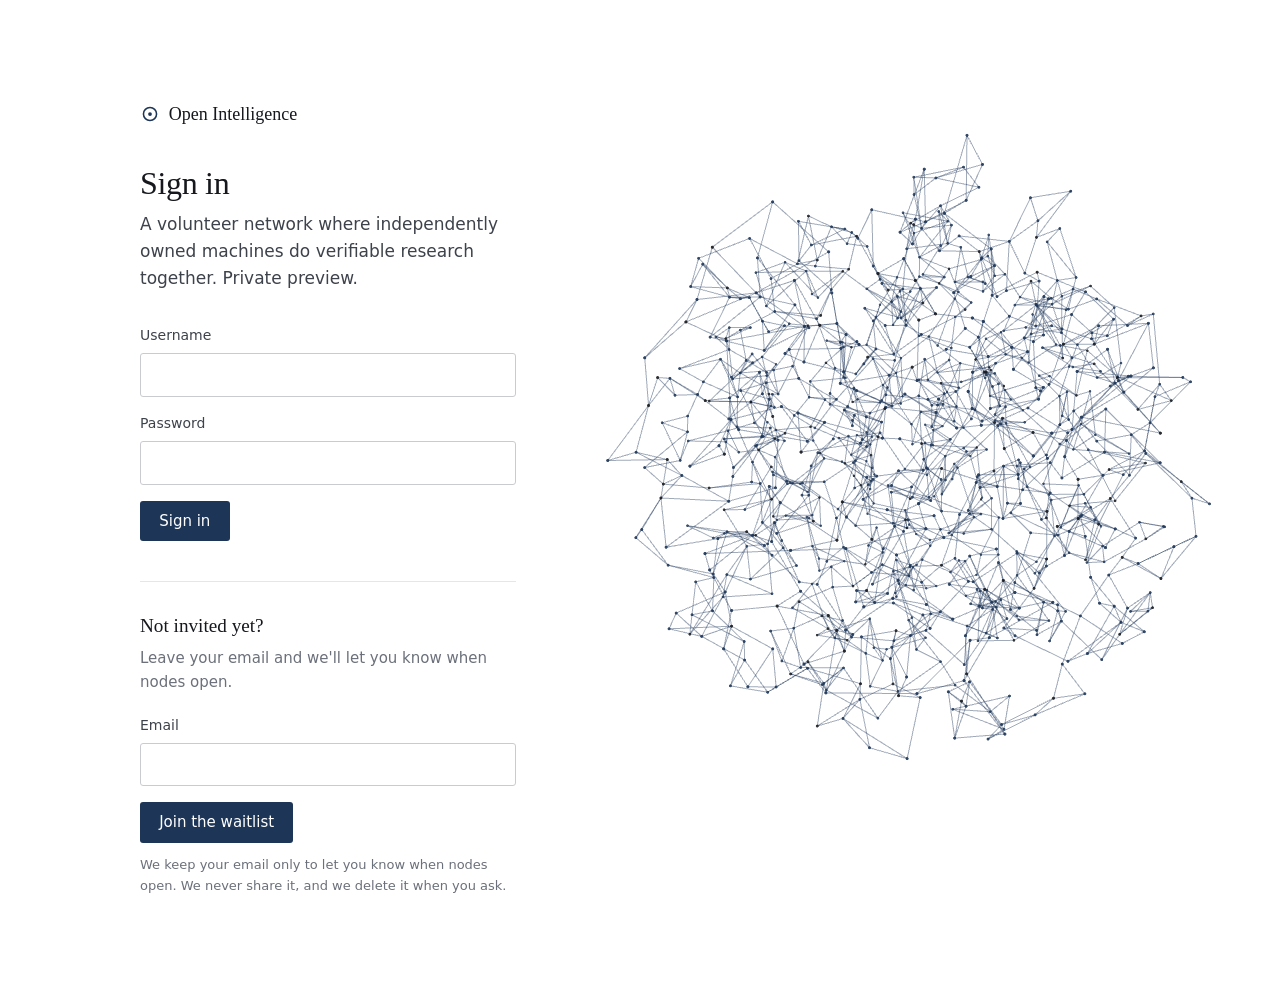
<file: login.html>
<!doctype html>
<html lang="en">
<head>
  <meta charset="utf-8">
  <meta name="viewport" content="width=device-width, initial-scale=1">
  <meta name="robots" content="noindex, nofollow">
  <title>Open Intelligence — sign in</title>
  <link rel="icon" href="/favicon.svg" type="image/svg+xml">
  <style>
    /* Self-contained: styles.css sits behind the login gate. Same tokens as the site. */
    :root {
      --ink: #16181d; --ink-2: #3d424b; --ink-3: #6b707a; --rule: #e6e6e3;
      --accent: #1d3557;
      --serif: ui-serif, "Iowan Old Style", "Charter", "Palatino Linotype", Palatino, Georgia, "Times New Roman", serif;
      --sans: system-ui, -apple-system, "Segoe UI", Roboto, "Helvetica Neue", Arial, sans-serif;
    }
    *, *::before, *::after { box-sizing: border-box; }
    html { -webkit-text-size-adjust: 100%; }
    body { margin: 0; background: #fff; color: var(--ink); font: 400 1.0625rem/1.6 var(--sans); -webkit-font-smoothing: antialiased; }
    /* The card sits on near-opaque white above the swarm canvas (z-index -1). */
    main {
      position: relative; z-index: 1; max-width: 26rem; margin: clamp(1.5rem, 8vh, 5rem) auto 3rem;
      padding: 2rem 1.25rem 2.5rem; width: calc(100% - 2rem);
      background: rgba(255, 255, 255, 0.94); box-shadow: 0 0 0 0.6rem rgba(255, 255, 255, 0.94);
    }
    /* Swarm (swarm.js, data-mode="idle"): full-bleed at low opacity behind the card; on wide
       screens the card moves to the site's left text edge and swarm.js adds .swarm-side and
       places the canvas right of it. */
    .swarm { position: fixed; top: 0; left: 0; z-index: -1; width: 100%; height: 100vh; height: 100lvh; pointer-events: none; opacity: 0.35; }
    .swarm-side .swarm { opacity: 1; }
    .swarm[hidden] { display: none; }
    @media (min-width: 1100px) { main { margin-left: max(40px, 50vw - 520px); } }
    .wordmark { display: inline-flex; align-items: center; gap: 0.55rem; font: 500 1.125rem/1 var(--serif); color: var(--ink); }
    .wordmark svg { width: 20px; height: 20px; flex: none; }
    h1 { font: 500 clamp(1.6rem, 6vw, 2rem)/1.2 var(--serif); letter-spacing: -0.01em; margin: 2rem 0 0.5rem; }
    .lede { color: var(--ink-2); margin: 0 0 2rem; }
    form { display: grid; gap: 0.4rem; }
    label { font-size: 0.875rem; color: var(--ink-2); }
    input { font: 400 1rem/1.4 var(--sans); color: var(--ink); padding: 0.6rem 0.75rem; margin: 0 0 0.6rem; border: 1px solid #c9cbd0; border-radius: 3px; background: #fff; width: 100%; }
    input:focus { outline: 2px solid var(--accent); outline-offset: 1px; border-color: var(--accent); }
    button { justify-self: start; font: 500 0.9375rem/1 var(--sans); background: var(--accent); color: #fff; border: 0; border-radius: 3px; padding: 0.8rem 1.2rem; cursor: pointer; }
    button[disabled] { opacity: 0.6; cursor: default; }
    button:focus-visible { outline: 2px solid var(--accent); outline-offset: 3px; }
    hr { border: 0; border-top: 1px solid var(--rule); margin: 2.5rem 0 2rem; }
    h2 { font: 500 1.2rem/1.3 var(--serif); margin: 0 0 0.4rem; }
    .muted { color: var(--ink-3); font-size: 0.9375rem; margin: 0 0 1.25rem; }
    .hp { position: absolute; left: -10000px; width: 1px; height: 1px; overflow: hidden; }
    .consent, .status { font-size: 0.8125rem; color: var(--ink-3); margin: 0.4rem 0 0; }
    .status:empty { display: none; }
    .status.ok { color: #2f6b4f; }
    .status.err { color: #9b2c2c; }
  </style>
</head>
<body>
  <canvas id="swarm" class="swarm" data-mode="idle" data-text="main" aria-hidden="true"></canvas>
  <main>
    <span class="wordmark">
      <svg viewBox="0 0 32 32" aria-hidden="true"><circle cx="16" cy="16" r="10.5" fill="none" stroke="#1d3557" stroke-width="2.5"/><circle cx="16" cy="16" r="3" fill="#1d3557"/></svg>
      Open Intelligence
    </span>
    <h1>Sign in</h1>
    <p class="lede">A volunteer network where independently owned machines do verifiable research together. Private preview.</p>

    <form id="login" novalidate>
      <label for="username">Username</label>
      <input id="username" name="username" type="text" required autocomplete="username" autocapitalize="none" spellcheck="false" maxlength="64">
      <label for="password">Password</label>
      <input id="password" name="password" type="password" required autocomplete="current-password" maxlength="256">
      <button type="submit">Sign in</button>
      <p class="status" role="status" aria-live="polite"></p>
    </form>

    <hr>

    <h2>Not invited yet?</h2>
    <p class="muted">Leave your email and we'll let you know when nodes open.</p>
    <form id="waitlist">
      <label for="wl-email">Email</label>
      <input id="wl-email" name="email" type="email" required maxlength="254" autocomplete="email">
      <div class="hp" aria-hidden="true"><label for="wl-website">Leave this empty</label><input id="wl-website" name="website" type="text" tabindex="-1" autocomplete="off"></div>
      <button type="submit">Join the waitlist</button>
      <p class="consent">We keep your email only to let you know when nodes open. We never share it, and we delete it when you ask.</p>
      <p class="status" role="status" aria-live="polite"></p>
    </form>
  </main>
  <script>
  (function () {
    "use strict";
    function status(form, cls, text) {
      var el = form.querySelector(".status");
      el.className = "status" + (cls ? " " + cls : "");
      el.textContent = text;
    }
    function post(url, data) {
      return fetch(url, {
        method: "POST",
        headers: { "Content-Type": "application/json", Accept: "application/json" },
        body: JSON.stringify(data),
        credentials: "same-origin"
      }).then(function (r) {
        return r.json().catch(function () { return {}; }).then(function (j) { return { r: r, j: j }; });
      });
    }
    // Only same-site paths: "/x" but never "//host" or "/\host".
    function nextPath() {
      var n = new URLSearchParams(location.search).get("next") || "/";
      return /^\/(?![\/\\])/.test(n) ? n : "/";
    }

    var login = document.getElementById("login");
    login.addEventListener("submit", function (e) {
      e.preventDefault();
      var btn = login.querySelector("button");
      var u = login.elements.username.value.trim(), p = login.elements.password.value;
      if (!u || !p) { status(login, "err", "Enter your username and password."); return; }
      btn.disabled = true;
      status(login, "", "Signing in…");
      post("/api/login", { username: u, password: p })
        .then(function (res) {
          if (res.r.status === 204) { status(login, "ok", "Signed in."); location.replace(nextPath()); return; }
          login.elements.password.value = "";
          status(login, "err", res.r.status === 429
            ? "Too many attempts. Please wait 15 minutes."
            : res.r.status === 401 ? "Wrong username or password." : "Sign-in is unavailable right now.");
        })
        .catch(function () { status(login, "err", "Could not reach the server. Please try again."); })
        .then(function () { btn.disabled = false; });
    });

    var ERRORS = {
      invalid_email: "That email address does not look right.",
      rate_limited: "Too many requests from this network. Please try again in an hour.",
      closed: "The waitlist is closed right now. Please try again later."
    };
    var wl = document.getElementById("waitlist");
    wl.addEventListener("submit", function (e) {
      e.preventDefault();
      var btn = wl.querySelector("button");
      btn.disabled = true;
      status(wl, "", "Sending…");
      post("/api/waitlist", { email: wl.elements.email.value.trim(), website: wl.elements.website.value })
        .then(function (res) {
          if (res.r.ok && res.j.ok) {
            wl.reset();
            status(wl, "ok", res.j.status === "already" ? "You are already on the list." : "Thanks. You are on the list.");
            return;
          }
          status(wl, "err", ERRORS[res.j.error] || "Something went wrong. Please try again later.");
        })
        .catch(function () { status(wl, "err", "Could not reach the server. Please try again later."); })
        .then(function () { btn.disabled = false; });
    });
  })();
  </script>
  <script src="/swarm.js" defer></script>
</body>
</html>
</file>
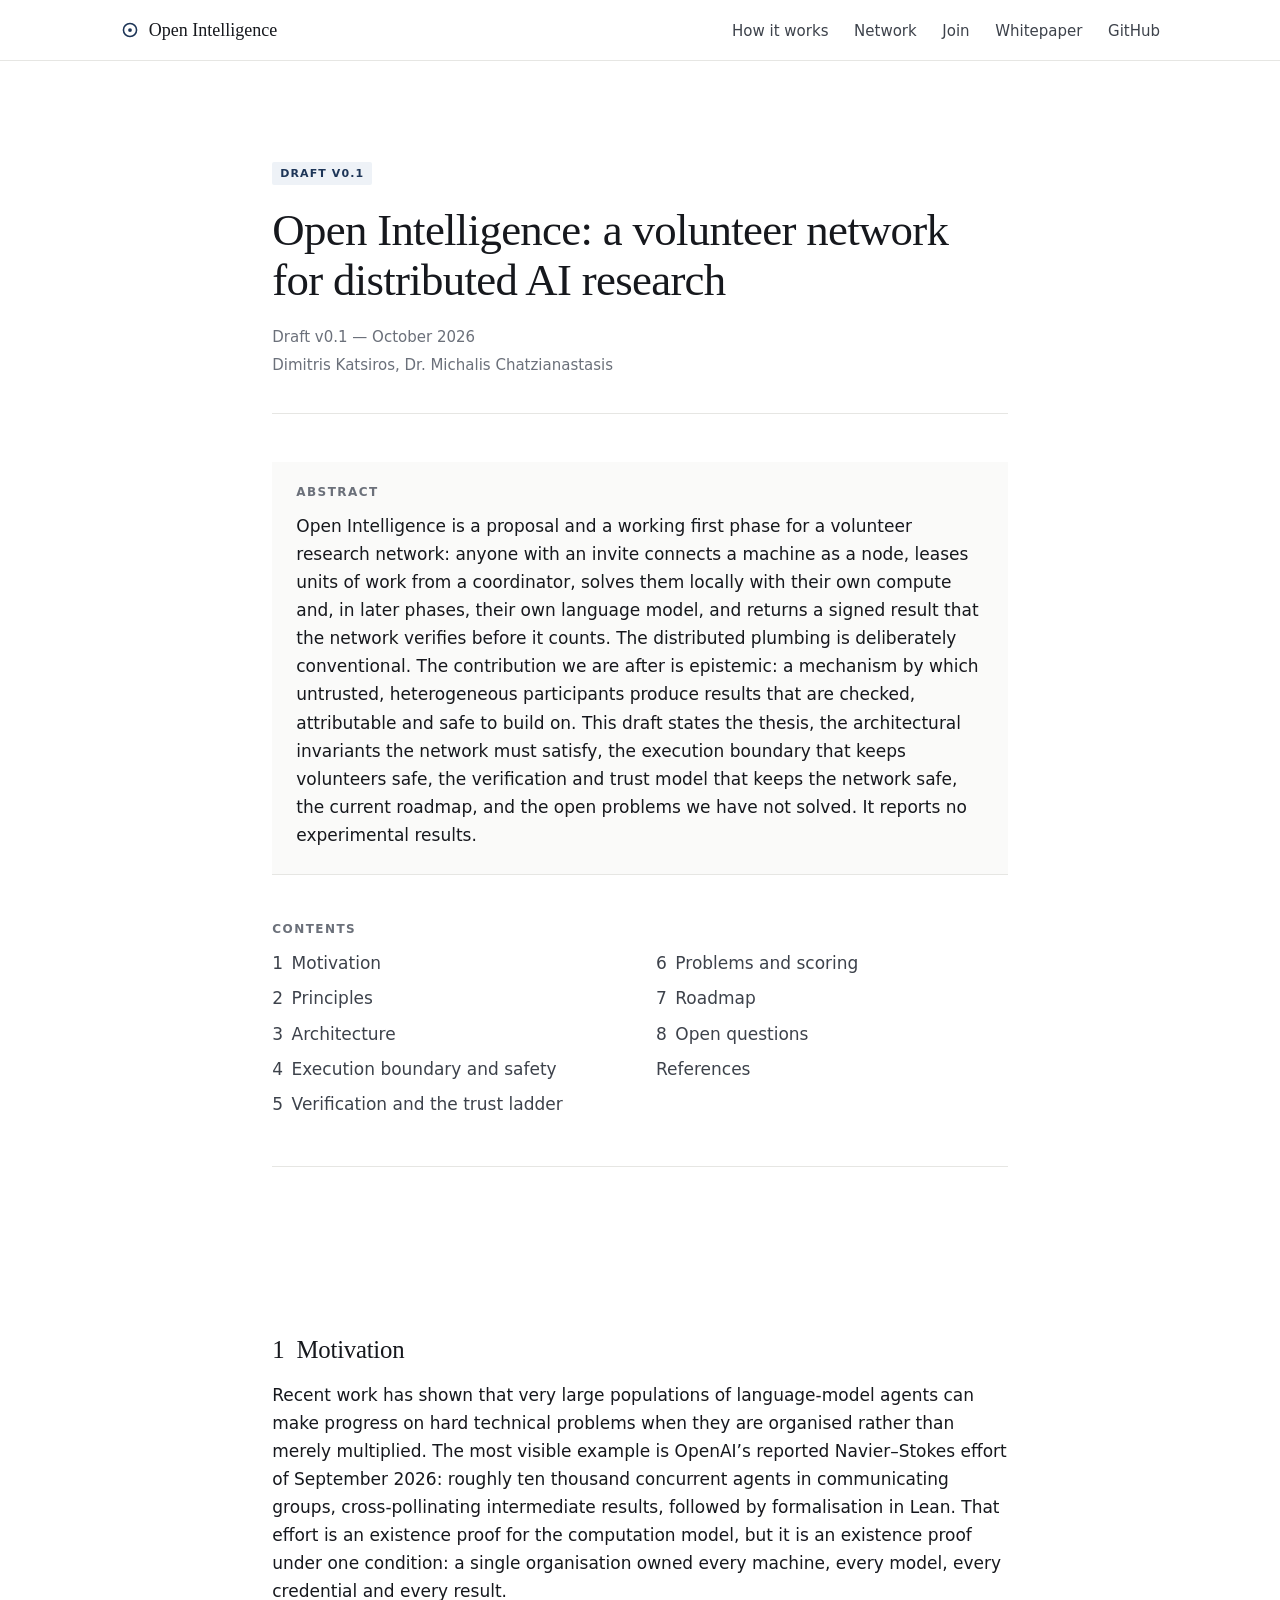
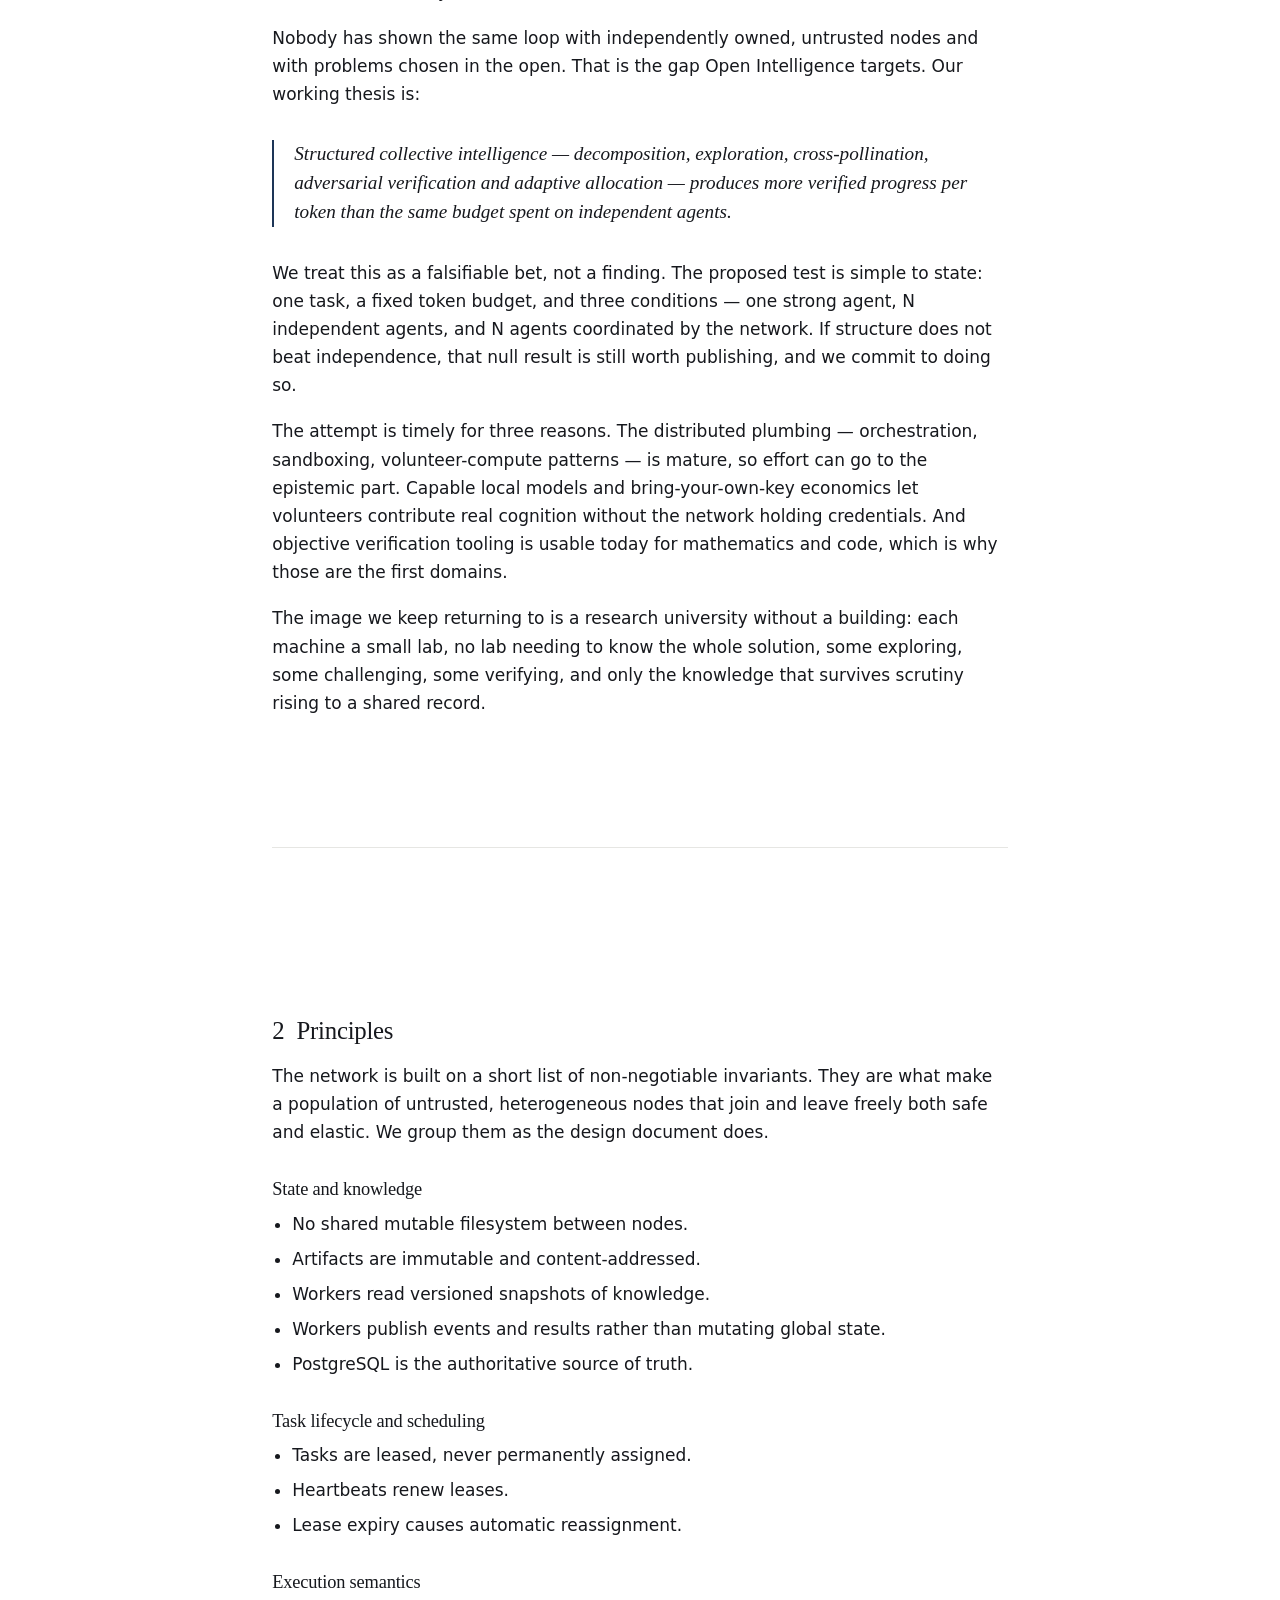
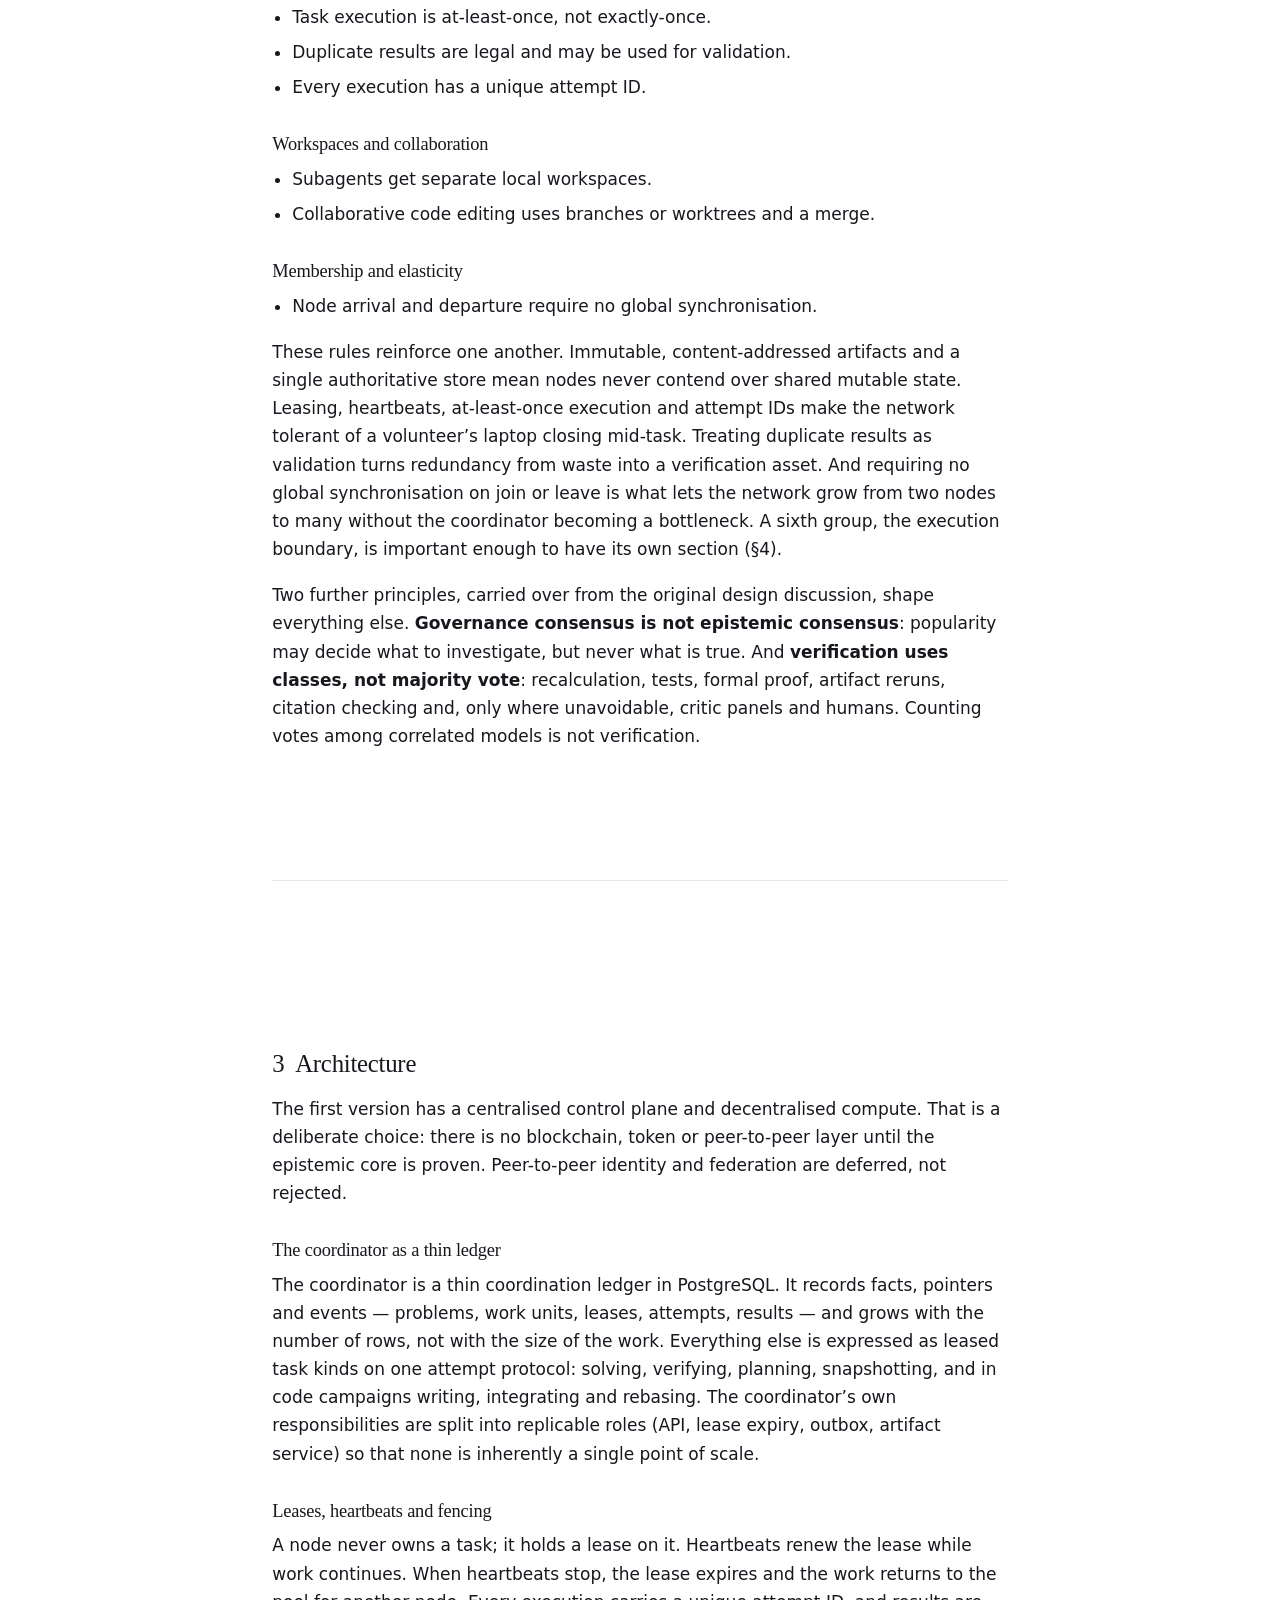
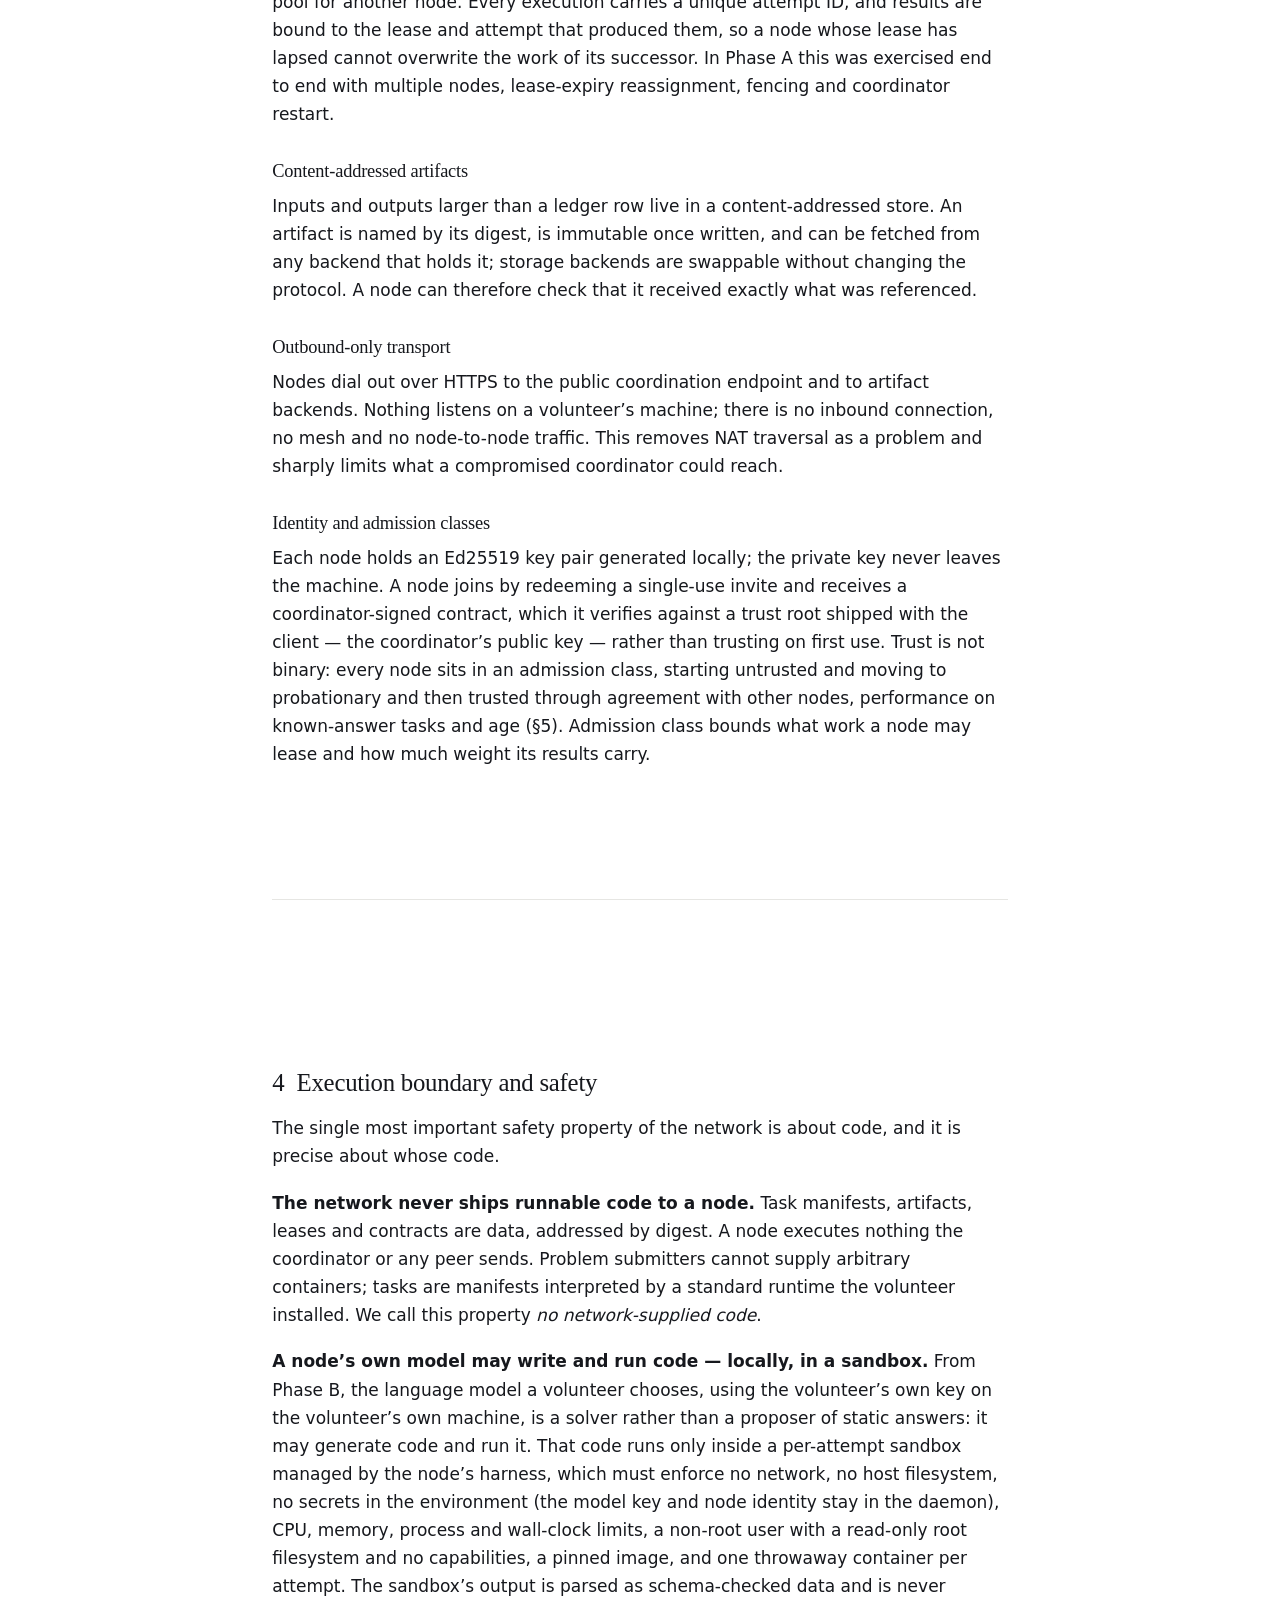
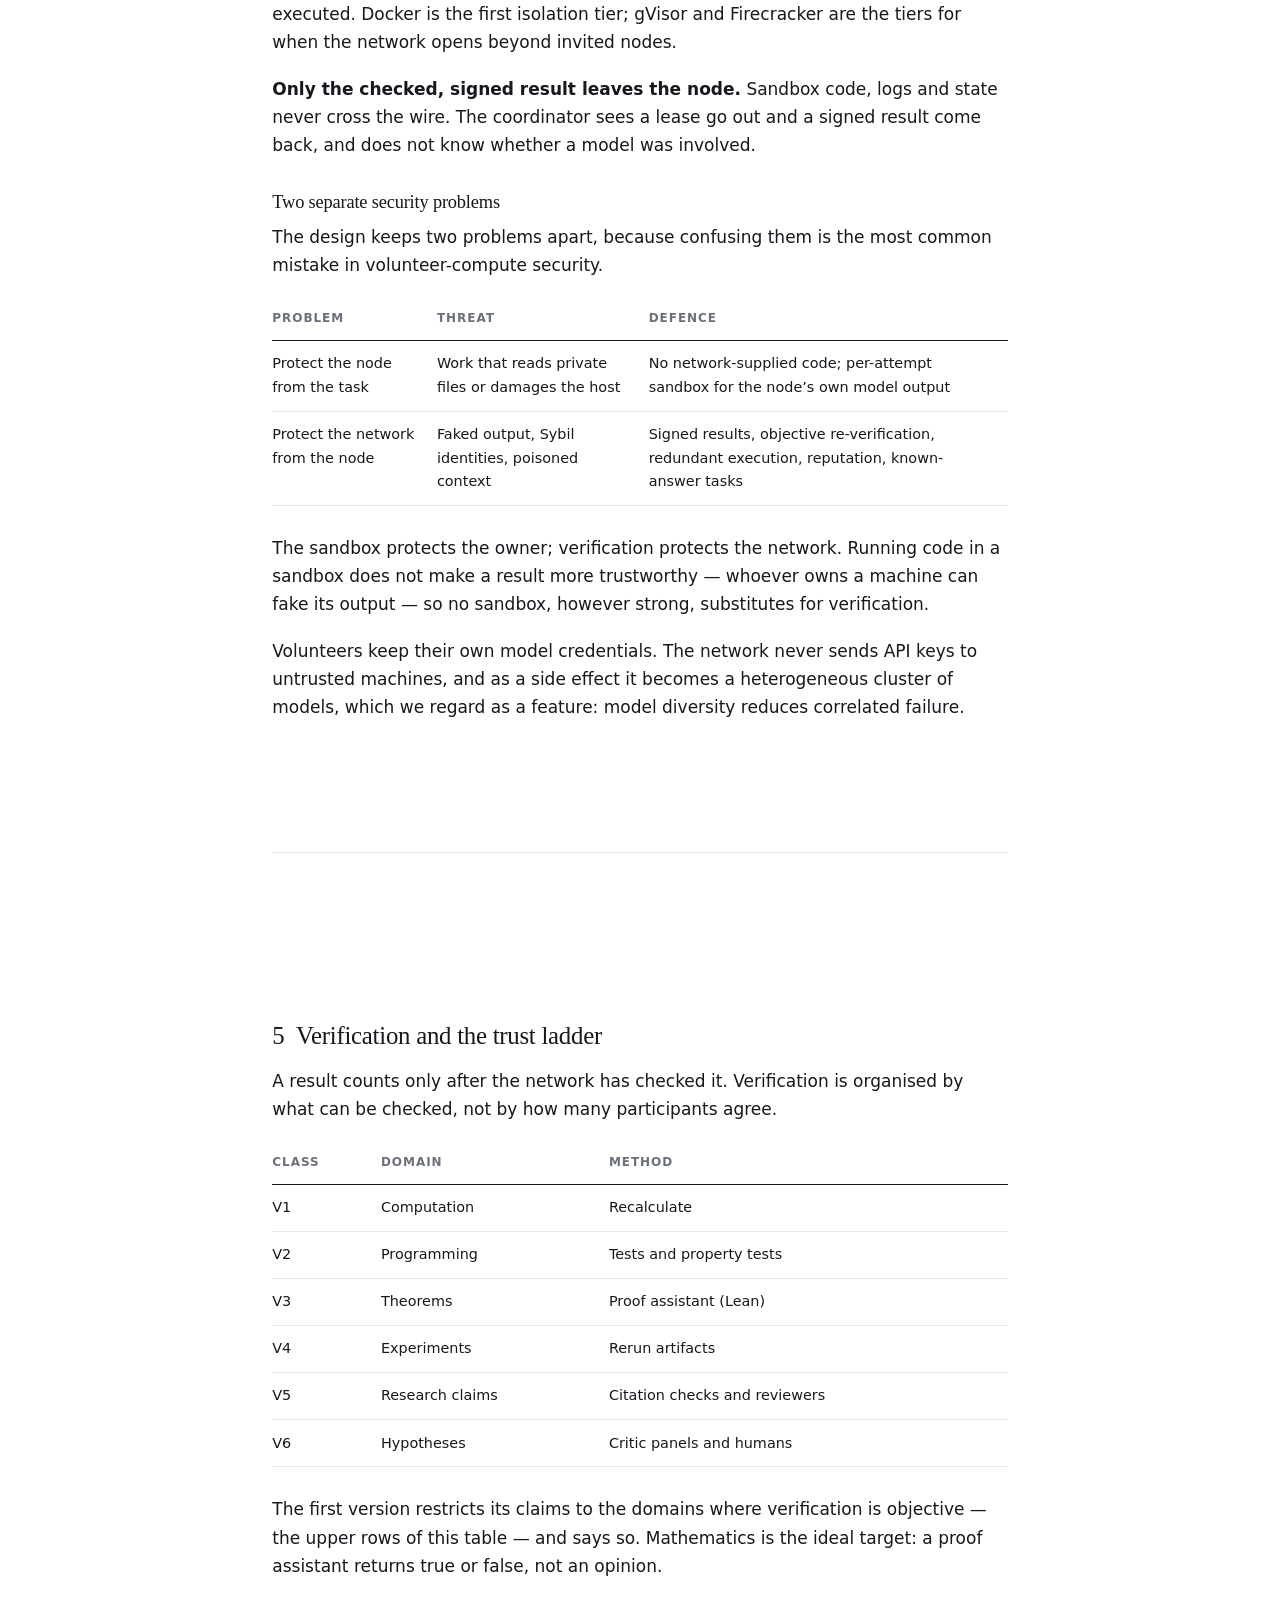
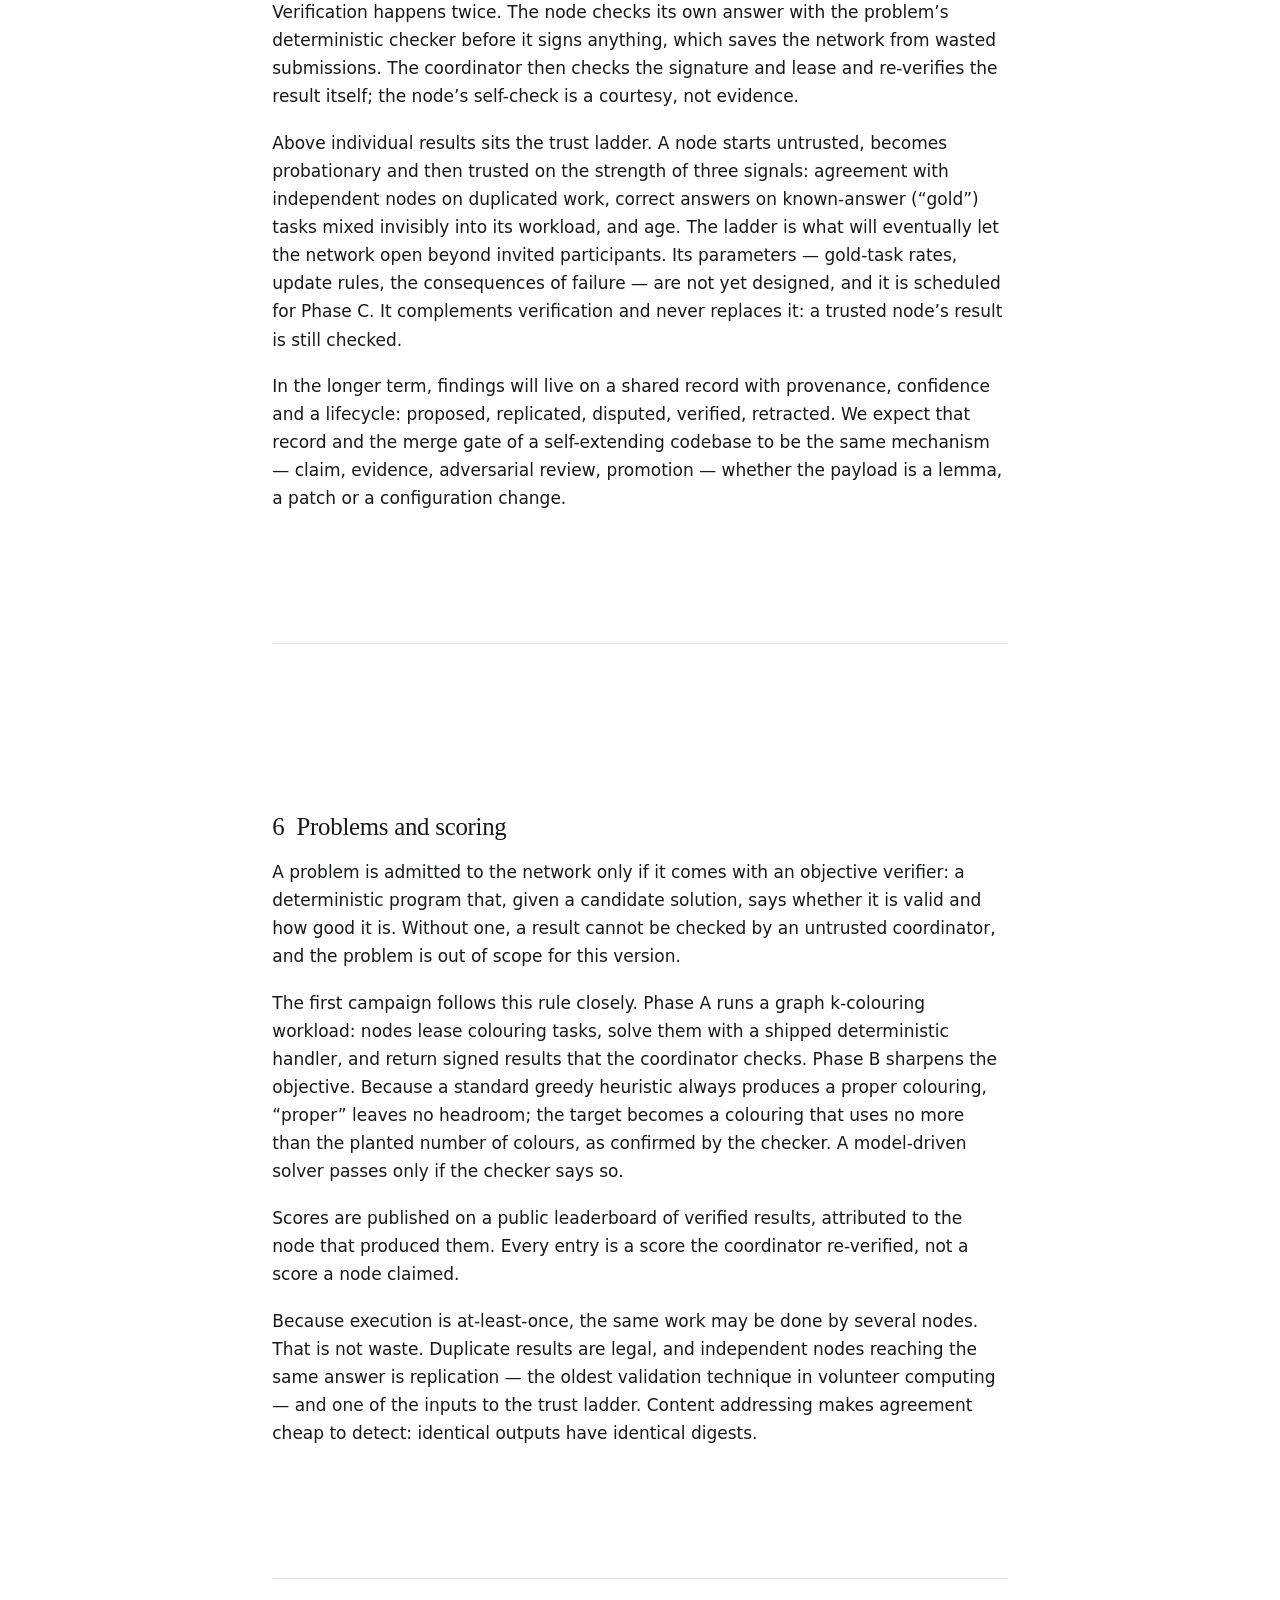
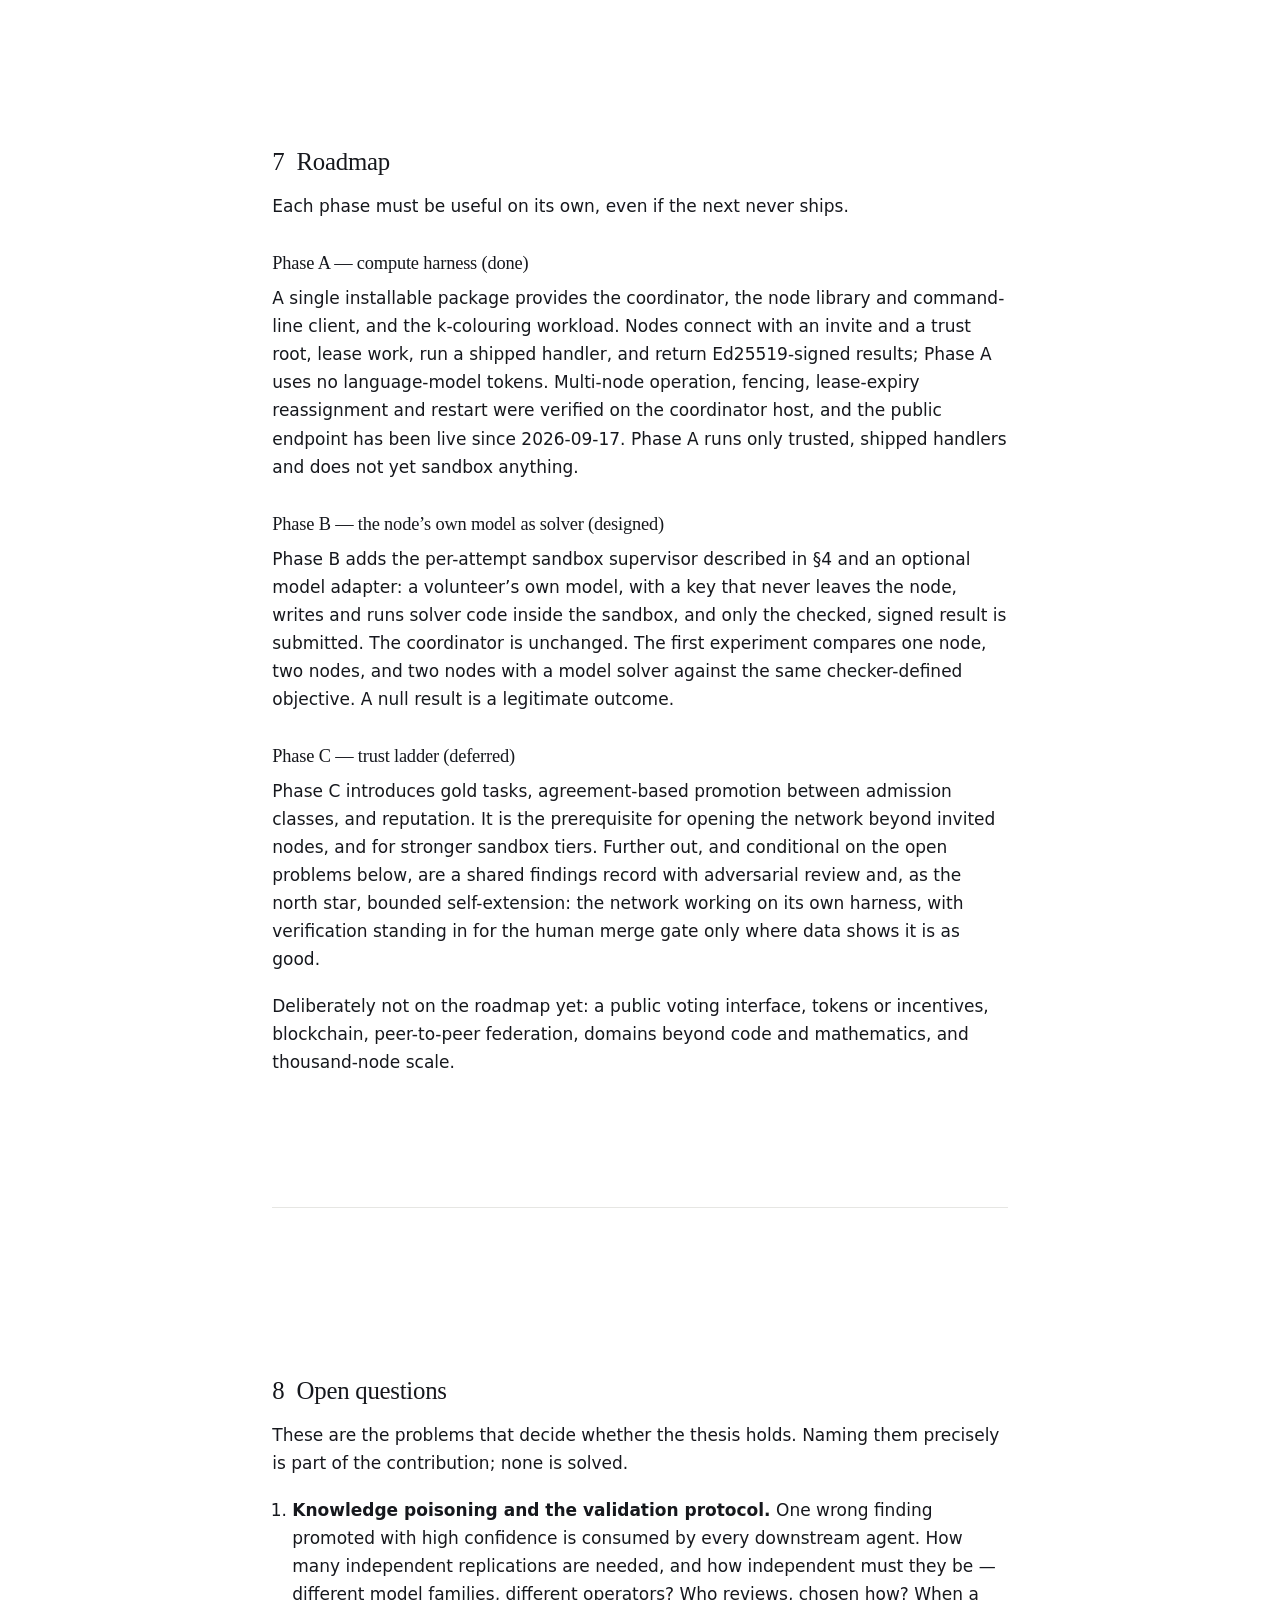
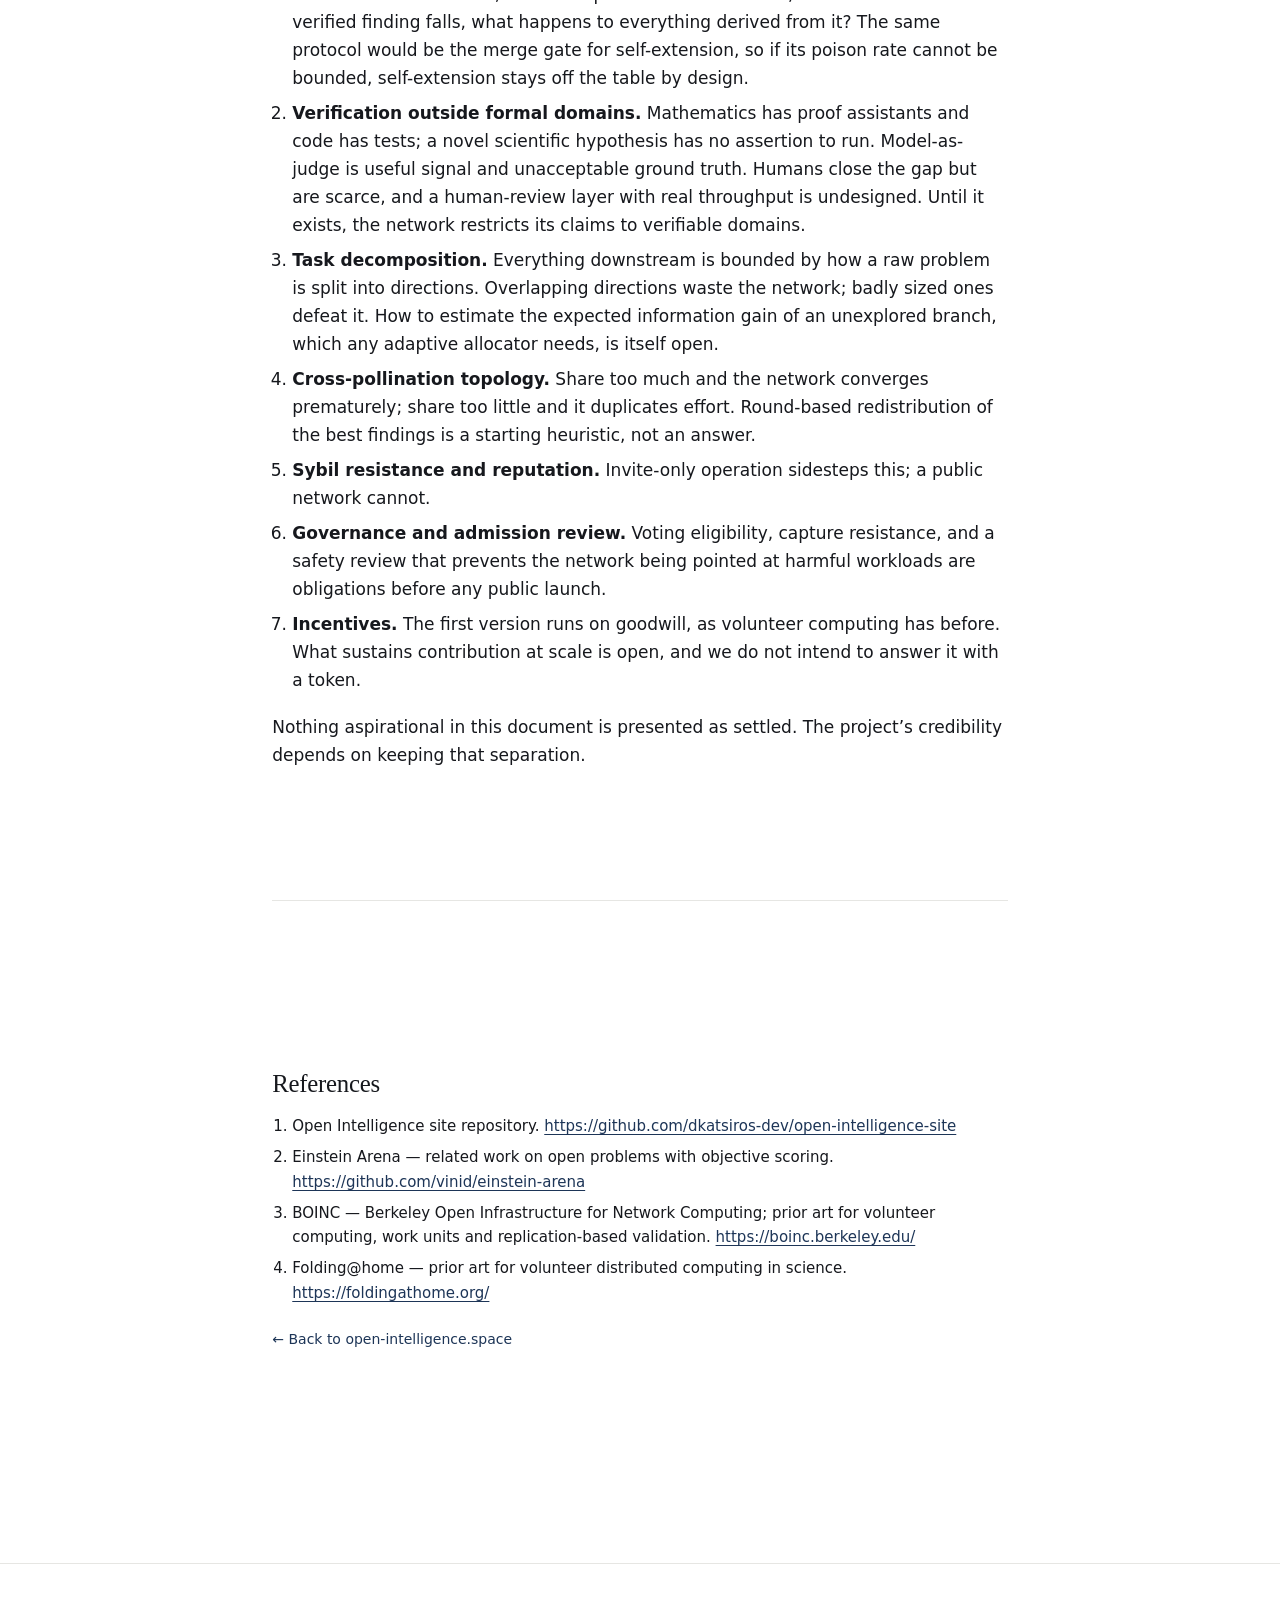
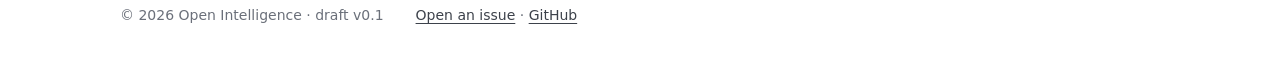
<file: whitepaper.html>
<!doctype html>
<html lang="en">
<head>
  <meta charset="utf-8">
  <meta name="viewport" content="width=device-width, initial-scale=1">
  <title>Open Intelligence: a volunteer network for distributed AI research — Draft v0.1</title>
  <meta name="description" content="Whitepaper draft v0.1: principles, architecture, execution boundary, verification and roadmap of the Open Intelligence volunteer research network.">
  <meta name="author" content="Dimitris Katsiros, Dr. Michalis Chatzianastasis">
  <link rel="icon" href="favicon.svg" type="image/svg+xml">
  <link rel="stylesheet" href="styles.css">
</head>
<body>
  <nav class="nav" aria-label="Primary">
    <div class="wrap">
      <a class="wordmark" href="./">
        <svg viewBox="0 0 32 32" aria-hidden="true"><circle cx="16" cy="16" r="10.5" fill="none" stroke="#1d3557" stroke-width="2.5"/><circle cx="16" cy="16" r="3" fill="#1d3557"/></svg>
        Open Intelligence
      </a>
      <ul>
        <li><a href="./#how">How it works</a></li>
        <li><a href="./#network">Network</a></li>
        <li><a href="./#join">Join</a></li>
        <li><a href="whitepaper.html" aria-current="page">Whitepaper</a></li>
        <li><a href="https://github.com/dkatsiros-dev/open-intelligence-site">GitHub</a></li>
      </ul>
    </div>
  </nav>

  <main>
    <article class="paper">
      <header class="title">
        <span class="draft-flag">Draft v0.1</span>
        <h1>Open Intelligence: a volunteer network for distributed AI research</h1>
        <p class="meta">Draft v0.1 &mdash; October 2026</p>
        <p class="meta">Dimitris Katsiros, Dr. Michalis Chatzianastasis</p>
      </header>

      <section class="abstract" aria-labelledby="abstract">
        <h2 id="abstract">Abstract</h2>
        <p>Open Intelligence is a proposal and a working first phase for a volunteer research network: anyone with an invite connects a machine as a node, leases units of work from a coordinator, solves them locally with their own compute and, in later phases, their own language model, and returns a signed result that the network verifies before it counts. The distributed plumbing is deliberately conventional. The contribution we are after is epistemic: a mechanism by which untrusted, heterogeneous participants produce results that are checked, attributable and safe to build on. This draft states the thesis, the architectural invariants the network must satisfy, the execution boundary that keeps volunteers safe, the verification and trust model that keeps the network safe, the current roadmap, and the open problems we have not solved. It reports no experimental results.</p>
      </section>

      <nav class="toc" aria-labelledby="toc">
        <h2 id="toc">Contents</h2>
        <ol>
          <li><a href="#motivation">1&ensp;Motivation</a></li>
          <li><a href="#principles">2&ensp;Principles</a></li>
          <li><a href="#architecture">3&ensp;Architecture</a></li>
          <li><a href="#boundary">4&ensp;Execution boundary and safety</a></li>
          <li><a href="#verification">5&ensp;Verification and the trust ladder</a></li>
          <li><a href="#scoring">6&ensp;Problems and scoring</a></li>
          <li><a href="#roadmap">7&ensp;Roadmap</a></li>
          <li><a href="#open">8&ensp;Open questions</a></li>
          <li><a href="#references">References</a></li>
        </ol>
      </nav>

      <section id="motivation" aria-labelledby="h-motivation">
        <h2 id="h-motivation">1&ensp;Motivation</h2>
        <p>Recent work has shown that very large populations of language-model agents can make progress on hard technical problems when they are organised rather than merely multiplied. The most visible example is OpenAI&rsquo;s reported Navier&ndash;Stokes effort of September 2026: roughly ten thousand concurrent agents in communicating groups, cross-pollinating intermediate results, followed by formalisation in Lean. That effort is an existence proof for the computation model, but it is an existence proof under one condition: a single organisation owned every machine, every model, every credential and every result.</p>
        <p>Nobody has shown the same loop with independently owned, untrusted nodes and with problems chosen in the open. That is the gap Open Intelligence targets. Our working thesis is:</p>
        <blockquote>Structured collective intelligence &mdash; decomposition, exploration, cross-pollination, adversarial verification and adaptive allocation &mdash; produces more <em>verified</em> progress per token than the same budget spent on independent agents.</blockquote>
        <p>We treat this as a falsifiable bet, not a finding. The proposed test is simple to state: one task, a fixed token budget, and three conditions &mdash; one strong agent, N independent agents, and N agents coordinated by the network. If structure does not beat independence, that null result is still worth publishing, and we commit to doing so.</p>
        <p>The attempt is timely for three reasons. The distributed plumbing &mdash; orchestration, sandboxing, volunteer-compute patterns &mdash; is mature, so effort can go to the epistemic part. Capable local models and bring-your-own-key economics let volunteers contribute real cognition without the network holding credentials. And objective verification tooling is usable today for mathematics and code, which is why those are the first domains.</p>
        <p>The image we keep returning to is a research university without a building: each machine a small lab, no lab needing to know the whole solution, some exploring, some challenging, some verifying, and only the knowledge that survives scrutiny rising to a shared record.</p>
      </section>

      <section id="principles" aria-labelledby="h-principles">
        <h2 id="h-principles">2&ensp;Principles</h2>
        <p>The network is built on a short list of non-negotiable invariants. They are what make a population of untrusted, heterogeneous nodes that join and leave freely both safe and elastic. We group them as the design document does.</p>
        <h3>State and knowledge</h3>
        <ul>
          <li>No shared mutable filesystem between nodes.</li>
          <li>Artifacts are immutable and content-addressed.</li>
          <li>Workers read versioned snapshots of knowledge.</li>
          <li>Workers publish events and results rather than mutating global state.</li>
          <li>PostgreSQL is the authoritative source of truth.</li>
        </ul>
        <h3>Task lifecycle and scheduling</h3>
        <ul>
          <li>Tasks are leased, never permanently assigned.</li>
          <li>Heartbeats renew leases.</li>
          <li>Lease expiry causes automatic reassignment.</li>
        </ul>
        <h3>Execution semantics</h3>
        <ul>
          <li>Task execution is at-least-once, not exactly-once.</li>
          <li>Duplicate results are legal and may be used for validation.</li>
          <li>Every execution has a unique attempt ID.</li>
        </ul>
        <h3>Workspaces and collaboration</h3>
        <ul>
          <li>Subagents get separate local workspaces.</li>
          <li>Collaborative code editing uses branches or worktrees and a merge.</li>
        </ul>
        <h3>Membership and elasticity</h3>
        <ul>
          <li>Node arrival and departure require no global synchronisation.</li>
        </ul>
        <p>These rules reinforce one another. Immutable, content-addressed artifacts and a single authoritative store mean nodes never contend over shared mutable state. Leasing, heartbeats, at-least-once execution and attempt IDs make the network tolerant of a volunteer&rsquo;s laptop closing mid-task. Treating duplicate results as validation turns redundancy from waste into a verification asset. And requiring no global synchronisation on join or leave is what lets the network grow from two nodes to many without the coordinator becoming a bottleneck. A sixth group, the execution boundary, is important enough to have its own section (&sect;4).</p>
        <p>Two further principles, carried over from the original design discussion, shape everything else. <strong>Governance consensus is not epistemic consensus</strong>: popularity may decide what to investigate, but never what is true. And <strong>verification uses classes, not majority vote</strong>: recalculation, tests, formal proof, artifact reruns, citation checking and, only where unavoidable, critic panels and humans. Counting votes among correlated models is not verification.</p>
      </section>

      <section id="architecture" aria-labelledby="h-architecture">
        <h2 id="h-architecture">3&ensp;Architecture</h2>
        <p>The first version has a centralised control plane and decentralised compute. That is a deliberate choice: there is no blockchain, token or peer-to-peer layer until the epistemic core is proven. Peer-to-peer identity and federation are deferred, not rejected.</p>
        <h3>The coordinator as a thin ledger</h3>
        <p>The coordinator is a thin coordination ledger in PostgreSQL. It records facts, pointers and events &mdash; problems, work units, leases, attempts, results &mdash; and grows with the number of rows, not with the size of the work. Everything else is expressed as leased task kinds on one attempt protocol: solving, verifying, planning, snapshotting, and in code campaigns writing, integrating and rebasing. The coordinator&rsquo;s own responsibilities are split into replicable roles (API, lease expiry, outbox, artifact service) so that none is inherently a single point of scale.</p>
        <h3>Leases, heartbeats and fencing</h3>
        <p>A node never owns a task; it holds a lease on it. Heartbeats renew the lease while work continues. When heartbeats stop, the lease expires and the work returns to the pool for another node. Every execution carries a unique attempt ID, and results are bound to the lease and attempt that produced them, so a node whose lease has lapsed cannot overwrite the work of its successor. In Phase A this was exercised end to end with multiple nodes, lease-expiry reassignment, fencing and coordinator restart.</p>
        <h3>Content-addressed artifacts</h3>
        <p>Inputs and outputs larger than a ledger row live in a content-addressed store. An artifact is named by its digest, is immutable once written, and can be fetched from any backend that holds it; storage backends are swappable without changing the protocol. A node can therefore check that it received exactly what was referenced.</p>
        <h3>Outbound-only transport</h3>
        <p>Nodes dial out over HTTPS to the public coordination endpoint and to artifact backends. Nothing listens on a volunteer&rsquo;s machine; there is no inbound connection, no mesh and no node-to-node traffic. This removes NAT traversal as a problem and sharply limits what a compromised coordinator could reach.</p>
        <h3>Identity and admission classes</h3>
        <p>Each node holds an Ed25519 key pair generated locally; the private key never leaves the machine. A node joins by redeeming a single-use invite and receives a coordinator-signed contract, which it verifies against a trust root shipped with the client &mdash; the coordinator&rsquo;s public key &mdash; rather than trusting on first use. Trust is not binary: every node sits in an admission class, starting untrusted and moving to probationary and then trusted through agreement with other nodes, performance on known-answer tasks and age (&sect;5). Admission class bounds what work a node may lease and how much weight its results carry.</p>
      </section>

      <section id="boundary" aria-labelledby="h-boundary">
        <h2 id="h-boundary">4&ensp;Execution boundary and safety</h2>
        <p>The single most important safety property of the network is about code, and it is precise about whose code.</p>
        <p><strong>The network never ships runnable code to a node.</strong> Task manifests, artifacts, leases and contracts are data, addressed by digest. A node executes nothing the coordinator or any peer sends. Problem submitters cannot supply arbitrary containers; tasks are manifests interpreted by a standard runtime the volunteer installed. We call this property <em>no network-supplied code</em>.</p>
        <p><strong>A node&rsquo;s own model may write and run code &mdash; locally, in a sandbox.</strong> From Phase B, the language model a volunteer chooses, using the volunteer&rsquo;s own key on the volunteer&rsquo;s own machine, is a solver rather than a proposer of static answers: it may generate code and run it. That code runs only inside a per-attempt sandbox managed by the node&rsquo;s harness, which must enforce no network, no host filesystem, no secrets in the environment (the model key and node identity stay in the daemon), CPU, memory, process and wall-clock limits, a non-root user with a read-only root filesystem and no capabilities, a pinned image, and one throwaway container per attempt. The sandbox&rsquo;s output is parsed as schema-checked data and is never executed. Docker is the first isolation tier; gVisor and Firecracker are the tiers for when the network opens beyond invited nodes.</p>
        <p><strong>Only the checked, signed result leaves the node.</strong> Sandbox code, logs and state never cross the wire. The coordinator sees a lease go out and a signed result come back, and does not know whether a model was involved.</p>
        <h3>Two separate security problems</h3>
        <p>The design keeps two problems apart, because confusing them is the most common mistake in volunteer-compute security.</p>
        <table>
          <thead><tr><th scope="col">Problem</th><th scope="col">Threat</th><th scope="col">Defence</th></tr></thead>
          <tbody>
            <tr><td>Protect the node from the task</td><td>Work that reads private files or damages the host</td><td>No network-supplied code; per-attempt sandbox for the node&rsquo;s own model output</td></tr>
            <tr><td>Protect the network from the node</td><td>Faked output, Sybil identities, poisoned context</td><td>Signed results, objective re-verification, redundant execution, reputation, known-answer tasks</td></tr>
          </tbody>
        </table>
        <p>The sandbox protects the owner; verification protects the network. Running code in a sandbox does not make a result more trustworthy &mdash; whoever owns a machine can fake its output &mdash; so no sandbox, however strong, substitutes for verification.</p>
        <p>Volunteers keep their own model credentials. The network never sends API keys to untrusted machines, and as a side effect it becomes a heterogeneous cluster of models, which we regard as a feature: model diversity reduces correlated failure.</p>
      </section>

      <section id="verification" aria-labelledby="h-verification">
        <h2 id="h-verification">5&ensp;Verification and the trust ladder</h2>
        <p>A result counts only after the network has checked it. Verification is organised by what can be checked, not by how many participants agree.</p>
        <table>
          <thead><tr><th scope="col">Class</th><th scope="col">Domain</th><th scope="col">Method</th></tr></thead>
          <tbody>
            <tr><td>V1</td><td>Computation</td><td>Recalculate</td></tr>
            <tr><td>V2</td><td>Programming</td><td>Tests and property tests</td></tr>
            <tr><td>V3</td><td>Theorems</td><td>Proof assistant (Lean)</td></tr>
            <tr><td>V4</td><td>Experiments</td><td>Rerun artifacts</td></tr>
            <tr><td>V5</td><td>Research claims</td><td>Citation checks and reviewers</td></tr>
            <tr><td>V6</td><td>Hypotheses</td><td>Critic panels and humans</td></tr>
          </tbody>
        </table>
        <p>The first version restricts its claims to the domains where verification is objective &mdash; the upper rows of this table &mdash; and says so. Mathematics is the ideal target: a proof assistant returns true or false, not an opinion.</p>
        <p>Verification happens twice. The node checks its own answer with the problem&rsquo;s deterministic checker before it signs anything, which saves the network from wasted submissions. The coordinator then checks the signature and lease and re-verifies the result itself; the node&rsquo;s self-check is a courtesy, not evidence.</p>
        <p>Above individual results sits the trust ladder. A node starts untrusted, becomes probationary and then trusted on the strength of three signals: agreement with independent nodes on duplicated work, correct answers on known-answer (&ldquo;gold&rdquo;) tasks mixed invisibly into its workload, and age. The ladder is what will eventually let the network open beyond invited participants. Its parameters &mdash; gold-task rates, update rules, the consequences of failure &mdash; are not yet designed, and it is scheduled for Phase C. It complements verification and never replaces it: a trusted node&rsquo;s result is still checked.</p>
        <p>In the longer term, findings will live on a shared record with provenance, confidence and a lifecycle: proposed, replicated, disputed, verified, retracted. We expect that record and the merge gate of a self-extending codebase to be the same mechanism &mdash; claim, evidence, adversarial review, promotion &mdash; whether the payload is a lemma, a patch or a configuration change.</p>
      </section>

      <section id="scoring" aria-labelledby="h-scoring">
        <h2 id="h-scoring">6&ensp;Problems and scoring</h2>
        <p>A problem is admitted to the network only if it comes with an objective verifier: a deterministic program that, given a candidate solution, says whether it is valid and how good it is. Without one, a result cannot be checked by an untrusted coordinator, and the problem is out of scope for this version.</p>
        <p>The first campaign follows this rule closely. Phase A runs a graph k-colouring workload: nodes lease colouring tasks, solve them with a shipped deterministic handler, and return signed results that the coordinator checks. Phase B sharpens the objective. Because a standard greedy heuristic always produces a proper colouring, &ldquo;proper&rdquo; leaves no headroom; the target becomes a colouring that uses no more than the planted number of colours, as confirmed by the checker. A model-driven solver passes only if the checker says so.</p>
        <p>Scores are published on a public leaderboard of verified results, attributed to the node that produced them. Every entry is a score the coordinator re-verified, not a score a node claimed.</p>
        <p>Because execution is at-least-once, the same work may be done by several nodes. That is not waste. Duplicate results are legal, and independent nodes reaching the same answer is replication &mdash; the oldest validation technique in volunteer computing &mdash; and one of the inputs to the trust ladder. Content addressing makes agreement cheap to detect: identical outputs have identical digests.</p>
      </section>

      <section id="roadmap" aria-labelledby="h-roadmap">
        <h2 id="h-roadmap">7&ensp;Roadmap</h2>
        <p>Each phase must be useful on its own, even if the next never ships.</p>
        <h3>Phase A &mdash; compute harness (done)</h3>
        <p>A single installable package provides the coordinator, the node library and command-line client, and the k-colouring workload. Nodes connect with an invite and a trust root, lease work, run a shipped handler, and return Ed25519-signed results; Phase A uses no language-model tokens. Multi-node operation, fencing, lease-expiry reassignment and restart were verified on the coordinator host, and the public endpoint has been live since 2026-09-17. Phase A runs only trusted, shipped handlers and does not yet sandbox anything.</p>
        <h3>Phase B &mdash; the node&rsquo;s own model as solver (designed)</h3>
        <p>Phase B adds the per-attempt sandbox supervisor described in &sect;4 and an optional model adapter: a volunteer&rsquo;s own model, with a key that never leaves the node, writes and runs solver code inside the sandbox, and only the checked, signed result is submitted. The coordinator is unchanged. The first experiment compares one node, two nodes, and two nodes with a model solver against the same checker-defined objective. A null result is a legitimate outcome.</p>
        <h3>Phase C &mdash; trust ladder (deferred)</h3>
        <p>Phase C introduces gold tasks, agreement-based promotion between admission classes, and reputation. It is the prerequisite for opening the network beyond invited nodes, and for stronger sandbox tiers. Further out, and conditional on the open problems below, are a shared findings record with adversarial review and, as the north star, bounded self-extension: the network working on its own harness, with verification standing in for the human merge gate only where data shows it is as good.</p>
        <p>Deliberately not on the roadmap yet: a public voting interface, tokens or incentives, blockchain, peer-to-peer federation, domains beyond code and mathematics, and thousand-node scale.</p>
      </section>

      <section id="open" aria-labelledby="h-open">
        <h2 id="h-open">8&ensp;Open questions</h2>
        <p>These are the problems that decide whether the thesis holds. Naming them precisely is part of the contribution; none is solved.</p>
        <ol>
          <li><strong>Knowledge poisoning and the validation protocol.</strong> One wrong finding promoted with high confidence is consumed by every downstream agent. How many independent replications are needed, and how independent must they be &mdash; different model families, different operators? Who reviews, chosen how? When a verified finding falls, what happens to everything derived from it? The same protocol would be the merge gate for self-extension, so if its poison rate cannot be bounded, self-extension stays off the table by design.</li>
          <li><strong>Verification outside formal domains.</strong> Mathematics has proof assistants and code has tests; a novel scientific hypothesis has no assertion to run. Model-as-judge is useful signal and unacceptable ground truth. Humans close the gap but are scarce, and a human-review layer with real throughput is undesigned. Until it exists, the network restricts its claims to verifiable domains.</li>
          <li><strong>Task decomposition.</strong> Everything downstream is bounded by how a raw problem is split into directions. Overlapping directions waste the network; badly sized ones defeat it. How to estimate the expected information gain of an unexplored branch, which any adaptive allocator needs, is itself open.</li>
          <li><strong>Cross-pollination topology.</strong> Share too much and the network converges prematurely; share too little and it duplicates effort. Round-based redistribution of the best findings is a starting heuristic, not an answer.</li>
          <li><strong>Sybil resistance and reputation.</strong> Invite-only operation sidesteps this; a public network cannot.</li>
          <li><strong>Governance and admission review.</strong> Voting eligibility, capture resistance, and a safety review that prevents the network being pointed at harmful workloads are obligations before any public launch.</li>
          <li><strong>Incentives.</strong> The first version runs on goodwill, as volunteer computing has before. What sustains contribution at scale is open, and we do not intend to answer it with a token.</li>
        </ol>
        <p>Nothing aspirational in this document is presented as settled. The project&rsquo;s credibility depends on keeping that separation.</p>
      </section>

      <section id="references" aria-labelledby="h-references">
        <h2 id="h-references">References</h2>
        <ol class="refs">
          <li>Open Intelligence site repository. <a href="https://github.com/dkatsiros-dev/open-intelligence-site">https://github.com/dkatsiros-dev/open-intelligence-site</a></li>
          <li>Einstein Arena &mdash; related work on open problems with objective scoring. <a href="https://github.com/vinid/einstein-arena">https://github.com/vinid/einstein-arena</a></li>
          <li>BOINC &mdash; Berkeley Open Infrastructure for Network Computing; prior art for volunteer computing, work units and replication-based validation. <a href="https://boinc.berkeley.edu/">https://boinc.berkeley.edu/</a></li>
          <li>Folding@home &mdash; prior art for volunteer distributed computing in science. <a href="https://foldingathome.org/">https://foldingathome.org/</a></li>
        </ol>
        <p class="no-print"><a class="back" href="./">&larr; Back to open-intelligence.space</a></p>
      </section>
    </article>
  </main>

  <footer>
    <div class="wrap">
      <span>&copy; 2026 Open Intelligence &middot; draft v0.1</span>
      <span><a href="https://github.com/dkatsiros-dev/open-intelligence-site/issues">Open an issue</a> &middot; <a href="https://github.com/dkatsiros-dev/open-intelligence-site">GitHub</a></span>
    </div>
  </footer>
</body>
</html>
</file>
<file: styles.css>
/* Open Intelligence — public site. No external assets; system font stacks only. */

:root {
  --bg: #fff;
  --bg-soft: #fafaf9;
  --ink: #16181d;
  --ink-2: #3d424b;
  --ink-3: #6b707a;
  --rule: #e6e6e3;
  --accent: #1d3557;
  --accent-soft: #eef2f7;
  --serif: ui-serif, "Iowan Old Style", "Charter", "Palatino Linotype", Palatino, Georgia, "Times New Roman", serif;
  --sans: system-ui, -apple-system, "Segoe UI", Roboto, "Helvetica Neue", Arial, sans-serif;
  --mono: ui-monospace, "SF Mono", Menlo, Consolas, "Liberation Mono", monospace;
  --wrap: 1120px;
  --prose: 68ch;
  --gutter: clamp(1.25rem, 4vw, 2.5rem);
}

*, *::before, *::after { box-sizing: border-box; }

html { -webkit-text-size-adjust: 100%; scroll-padding-top: 5rem; }

body {
  margin: 0;
  background: var(--bg);
  color: var(--ink);
  font: 400 1.0625rem/1.65 var(--sans);
  -webkit-font-smoothing: antialiased;
  text-rendering: optimizeLegibility;
}

a { color: var(--accent); text-decoration-thickness: 1px; text-underline-offset: 0.18em; }
a:hover { text-decoration-thickness: 2px; }
a:focus-visible, button:focus-visible { outline: 2px solid var(--accent); outline-offset: 3px; border-radius: 2px; }

h1, h2, h3 { font-family: var(--serif); font-weight: 500; color: var(--ink); letter-spacing: -0.01em; }
h2 { font-size: clamp(1.6rem, 3vw, 2.1rem); line-height: 1.2; margin: 0 0 1.5rem; }
h3 { font-size: 1.2rem; line-height: 1.3; margin: 2rem 0 0.5rem; }
p { margin: 0 0 1.1em; }
code { font-family: var(--mono); font-size: 0.9em; }

.wrap { max-width: var(--wrap); margin: 0 auto; padding: 0 var(--gutter); }
.prose { max-width: var(--prose); }
.muted { color: var(--ink-3); }
.eyebrow {
  font: 600 0.75rem/1 var(--sans);
  letter-spacing: 0.12em;
  text-transform: uppercase;
  color: var(--ink-3);
  margin: 0 0 1rem;
}

/* Nav */
.nav {
  position: sticky; top: 0; z-index: 10;
  background: rgba(255, 255, 255, 0.94);
  border-bottom: 1px solid var(--rule);
}
.nav .wrap { display: flex; align-items: center; justify-content: space-between; gap: 1.5rem; min-height: 3.75rem; }
.wordmark {
  display: inline-flex; align-items: center; gap: 0.55rem;
  font: 500 1.125rem/1 var(--serif); color: var(--ink); text-decoration: none; white-space: nowrap;
}
.wordmark svg { width: 20px; height: 20px; flex: none; }
.nav ul { display: flex; gap: 1.6rem; list-style: none; margin: 0; padding: 0; }
.nav ul a { color: var(--ink-2); text-decoration: none; font-size: 0.9375rem; }
.nav ul a:hover { color: var(--accent); }

/* Sections */
section { padding: clamp(4rem, 9vw, 7rem) 0; border-top: 1px solid var(--rule); }
section:first-of-type { border-top: 0; }
.split { display: grid; grid-template-columns: minmax(0, 1fr); gap: 1rem 4rem; }
@media (min-width: 900px) {
  .split { grid-template-columns: 15rem minmax(0, 1fr); }
  .split > header h2 { position: sticky; top: 6rem; }
}

/* Readability, belt and braces: every text column sits on near-opaque white above the swarm
   canvas (z-index -1 < main/footer), whatever the canvas does on a given engine. */
main, footer { position: relative; z-index: 1; }
.hero .wrap > *, .split > *, .teaser > div, footer .wrap > * {
  background: rgba(255, 255, 255, 0.94);
  box-shadow: 0 0 0 0.6rem rgba(255, 255, 255, 0.94);
}
/* Below the side layout the swarm fills the viewport: back whole content blocks instead, so
   it shows only in the bands between sections, not as strips between paragraphs. */
@media (max-width: 1099px) {
  .hero .wrap > *, .split > *, .teaser > div, footer .wrap > * { background: none; box-shadow: none; }
  main .wrap, footer .wrap { background: rgba(255, 255, 255, 0.94); }
}

/* Hero */
.hero { padding: clamp(5rem, 13vw, 10rem) 0 clamp(4rem, 9vw, 7rem); }
.hero h1 {
  font-size: clamp(2.1rem, 5.2vw, 3.6rem);
  line-height: 1.08;
  letter-spacing: -0.02em;
  max-width: 20ch;
  margin: 0 0 1.75rem;
}
.hero .sub { font-size: clamp(1.05rem, 1.6vw, 1.25rem); color: var(--ink-2); max-width: 52ch; margin: 0 0 2.5rem; }
.actions { display: flex; flex-wrap: wrap; gap: 0.75rem 1.5rem; align-items: center; }
.btn {
  display: inline-block; padding: 0.7rem 1.2rem;
  background: var(--accent); color: #fff; text-decoration: none;
  font: 500 0.9375rem/1 var(--sans); border-radius: 3px;
  transition: transform 0.15s ease, background-color 0.15s ease;
}
.btn:hover { background: #142640; }
.btn:active { transform: translateY(1px); }
.link-arrow { font-size: 0.9375rem; text-decoration: none; }
.link-arrow:hover { text-decoration: underline; }

.lede { font-size: 1.1875rem; color: var(--ink); }

/* Pull quote */
blockquote {
  margin: 2rem 0; padding: 0 0 0 1.25rem;
  border-left: 2px solid var(--accent);
  font: italic 400 1.2rem/1.5 var(--serif); color: var(--ink);
}
blockquote cite { display: block; margin-top: 0.6rem; font: normal 0.8125rem/1.4 var(--sans); color: var(--ink-3); }

/* How it works: numbered typographic list */
.steps { list-style: none; margin: 0; padding: 0; counter-reset: step; max-width: 46rem; }
.steps li {
  counter-increment: step;
  display: grid; grid-template-columns: 3rem minmax(0, 1fr); gap: 0 1rem;
  padding: 1.25rem 0; border-top: 1px solid var(--rule);
}
.steps li:last-child { border-bottom: 1px solid var(--rule); }
.steps li::before {
  content: counter(step, decimal-leading-zero);
  font: 400 1rem/1.6 var(--mono); color: var(--accent);
}
.steps strong { display: block; font: 500 1.125rem/1.4 var(--serif); margin-bottom: 0.2rem; }
.steps span { color: var(--ink-2); font-size: 0.98rem; }

/* Live network */
.stats {
  display: grid; grid-template-columns: repeat(2, minmax(0, 1fr));
  margin: 0 0 2.5rem; border-top: 1px solid var(--ink);
}
@media (min-width: 720px) { .stats { grid-template-columns: repeat(4, minmax(0, 1fr)); } }
.stat { padding: 1.25rem 1.25rem 1.25rem 0; border-bottom: 1px solid var(--rule); }
.stat dt { font-size: 0.8125rem; color: var(--ink-3); margin-bottom: 0.4rem; }
.stat dd { margin: 0; font: 400 clamp(1.75rem, 3.5vw, 2.4rem)/1.1 var(--serif); font-variant-numeric: tabular-nums; min-height: 1.1em; }
.stat dd.small { font-size: 1.05rem; line-height: 1.5; font-family: var(--sans); }

.skeleton { display: inline-block; width: 3.5ch; height: 0.8em; background: #efefec; border-radius: 2px; vertical-align: middle; }
.net-state { font-size: 0.9375rem; color: var(--ink-3); margin: 0 0 1.5rem; }
.net-state .dot { display: inline-block; width: 7px; height: 7px; border-radius: 50%; background: #2f6b4f; margin-right: 0.5rem; vertical-align: 0.1em; }
.net-state.off .dot { background: #b5b5b0; }

.table-wrap { overflow-x: auto; -webkit-overflow-scrolling: touch; }
table { width: 100%; border-collapse: collapse; font-size: 0.9375rem; font-variant-numeric: tabular-nums; }
caption { text-align: left; font: 500 1.1rem/1.4 var(--serif); padding-bottom: 0.75rem; }
th, td { text-align: left; padding: 0.7rem 1rem 0.7rem 0; border-bottom: 1px solid var(--rule); vertical-align: top; }
th { font-weight: 600; font-size: 0.75rem; letter-spacing: 0.08em; text-transform: uppercase; color: var(--ink-3); border-bottom-color: var(--ink); }
td.num, th.num { text-align: right; padding-right: 0; }
td.mono { font-family: var(--mono); font-size: 0.85rem; }
tbody tr.empty td { color: var(--ink-3); padding: 1.5rem 0; }

/* Join */
.cmds { margin: 0 0 2rem; padding: 0; list-style: none; counter-reset: cmd; max-width: 46rem; }
.cmds li { counter-increment: cmd; margin: 0 0 1.5rem; }
.cmds li > p { margin: 0 0 0.5rem; color: var(--ink-2); }
.cmds li > p::before { content: counter(cmd) ".  "; color: var(--accent); font-family: var(--mono); }
pre {
  margin: 0; padding: 1rem 1.15rem; overflow-x: auto;
  background: var(--bg-soft); border: 1px solid var(--rule); border-radius: 3px;
  font: 400 0.875rem/1.6 var(--mono); color: var(--ink);
}
.note { font-size: 0.9375rem; color: var(--ink-2); padding: 1rem 0 0; border-top: 1px solid var(--rule); max-width: 46rem; }

/* Waitlist (waitlist.js reveals the form once /api/waitlist reports it is open) */
.waitlist { display: grid; gap: 0.4rem; max-width: 30rem; margin: 1.5rem 0 0; }
.waitlist[hidden], .wl-fallback[hidden] { display: none; }
.waitlist label { font-size: 0.875rem; color: var(--ink-2); }
.waitlist input {
  font: 400 1rem/1.4 var(--sans); color: var(--ink);
  padding: 0.6rem 0.75rem; margin: 0 0 0.6rem;
  border: 1px solid #c9cbd0; border-radius: 3px; background: #fff;
}
.waitlist input:focus { outline: 2px solid var(--accent); outline-offset: 1px; border-color: var(--accent); }
.waitlist .btn { justify-self: start; border: 0; cursor: pointer; }
.waitlist .btn[disabled] { opacity: 0.6; cursor: default; }
.waitlist .hp { position: absolute; left: -10000px; width: 1px; height: 1px; overflow: hidden; }
.consent, .wl-status { font-size: 0.8125rem; color: var(--ink-3); margin: 0.4rem 0 0; }
.wl-status:empty { display: none; }
.wl-status.ok { color: #2f6b4f; }
.wl-status.err { color: #9b2c2c; }
.wl-fallback { margin: 1.25rem 0 0; font-size: 0.9375rem; }
.wl-fallback .btn { margin-right: 0.75rem; }

/* Build it with us */
.cta-grid { display: grid; grid-template-columns: repeat(auto-fit, minmax(16rem, 1fr)); gap: 0 2.5rem; }
.cta-grid h3 { margin-top: 1rem; }
.cta-grid .waitlist { max-width: none; }

/* Whitepaper teaser */
.teaser { display: grid; gap: 2rem; align-items: end; }
@media (min-width: 900px) { .teaser { grid-template-columns: minmax(0, 1fr) auto; } }
.teaser h2 { font-size: clamp(1.6rem, 3.4vw, 2.4rem); max-width: 26ch; }

.byline { font-size: 0.9375rem; color: var(--ink-2); margin: -0.5rem 0 1rem; }

/* Background swarm (swarm.js): fixed canvas behind content, no CSS mask. By default it covers
   the viewport at low opacity behind the text backdrops; on wide screens swarm.js adds
   .swarm-side and sets left/width so the canvas starts right of the text columns. */
.swarm {
  position: fixed; top: 0; left: 0; z-index: -1;
  width: 100%; height: 100vh; height: 100lvh;
  pointer-events: none;
  opacity: 0.35;
}
.swarm-side .swarm { opacity: 1; }
.swarm[hidden] { display: none; }

/* Footer */
footer { border-top: 1px solid var(--rule); padding: 2.5rem 0 3rem; font-size: 0.875rem; color: var(--ink-3); }
footer .wrap { display: flex; flex-wrap: wrap; gap: 0.5rem 2rem; justify-content: space-between; }
footer a { color: var(--ink-2); }

/* Wide screens: stack every heading above its content and cap each text column so it ends
   before ~58vw (left edge of .wrap content = max(0, 50vw - 560px) + 40px gutter). swarm.js
   then places the canvas right of the widest column, so no text ever sits over it.
   Kept after the component rules it overrides (.steps, .teaser, footer). */
@media (min-width: 1100px) {
  :root { --col: min(46rem, 58vw - 40px, 8vw + 520px); }
  .split { grid-template-columns: minmax(0, 1fr); }
  .split > header h2 { position: static; }
  .hero .wrap > *, .split > *, .teaser > * { max-width: var(--col); }
  .hero .wrap > h1 { max-width: min(20ch, var(--col)); }
  .teaser { grid-template-columns: minmax(0, 1fr); align-items: start; }
  .teaser > .btn { justify-self: start; }
  footer .wrap { justify-content: flex-start; }
}

/* Whitepaper document */
.paper { max-width: calc(var(--prose) + 2 * var(--gutter)); margin: 0 auto; padding: clamp(3rem, 8vw, 6rem) var(--gutter) 5rem; }
.paper header.title { margin-bottom: 3rem; padding-bottom: 2rem; border-bottom: 1px solid var(--rule); }
.paper h1 { font-size: clamp(1.9rem, 4.4vw, 2.8rem); line-height: 1.12; letter-spacing: -0.015em; margin: 0 0 1.25rem; }
.paper .meta { font-size: 0.9375rem; color: var(--ink-3); margin: 0.2rem 0; }
.paper h2 { font-size: 1.55rem; margin: 3.5rem 0 1rem; }
.paper h3 { font-size: 1.15rem; margin: 2rem 0 0.5rem; }
.paper p, .paper li { color: var(--ink); }
.paper ul, .paper ol { padding-left: 1.25rem; margin: 0 0 1.1em; }
.paper li { margin-bottom: 0.4em; }
.abstract { background: var(--bg-soft); border-top: 1px solid var(--rule); border-bottom: 1px solid var(--rule); padding: 1.5rem 1.5rem 0.4rem; margin: 0 0 3rem; }
.abstract h2 { font: 600 0.75rem/1 var(--sans); letter-spacing: 0.12em; text-transform: uppercase; color: var(--ink-3); margin: 0 0 0.9rem; }
.toc { margin: 0 0 3rem; }
.toc h2 { font: 600 0.75rem/1 var(--sans); letter-spacing: 0.12em; text-transform: uppercase; color: var(--ink-3); margin: 0 0 0.9rem; }
.toc ol { list-style: none; padding: 0; margin: 0; columns: 2 16rem; column-gap: 2rem; }
.toc li { margin: 0 0 0.45rem; break-inside: avoid; }
.toc a { text-decoration: none; color: var(--ink-2); }
.toc a:hover { color: var(--accent); text-decoration: underline; }
.paper table { margin: 1rem 0 1.75rem; font-size: 0.9rem; }
.paper .refs li { font-size: 0.9375rem; }
.back { font-size: 0.875rem; text-decoration: none; }
.draft-flag { display: inline-block; font: 600 0.6875rem/1 var(--sans); letter-spacing: 0.1em; text-transform: uppercase; color: var(--accent); background: var(--accent-soft); padding: 0.35rem 0.5rem; border-radius: 2px; margin-bottom: 1.25rem; }

/* Mobile */
@media (max-width: 760px) {
  .nav .wrap { flex-wrap: wrap; padding-top: 0.75rem; padding-bottom: 0.65rem; gap: 0.6rem; }
  .nav ul { width: 100%; gap: 1.1rem; overflow-x: auto; white-space: nowrap; -webkit-overflow-scrolling: touch; scrollbar-width: none; }
  .nav ul::-webkit-scrollbar { display: none; }
  html { scroll-padding-top: 7rem; }
  .steps li { grid-template-columns: 2.25rem minmax(0, 1fr); }
  .hide-sm { display: none; }
}

@media (prefers-reduced-motion: reduce) { * { transition: none !important; } }

/* Print (whitepaper → PDF) */
@media print {
  @page { margin: 20mm 18mm; }
  body { font: 10.5pt/1.5 var(--serif); color: #111; background: #fff; }
  .nav, footer, .back, .no-print, .swarm { display: none !important; }
  .paper { max-width: none; padding: 0; }
  .paper h1 { font-size: 22pt; }
  .paper h2 { font-size: 14pt; margin-top: 18pt; break-after: avoid; }
  .paper h3 { font-size: 11.5pt; break-after: avoid; }
  .abstract { background: none; padding: 8pt 0; }
  .toc ol { columns: 1; }
  p, li { orphans: 3; widows: 3; }
  table, pre, blockquote { break-inside: avoid; }
  a { color: #111; text-decoration: none; }
  .refs a[href^="http"]::after { content: " (" attr(href) ")"; font-size: 9pt; color: #555; }
  .draft-flag { background: none; padding: 0; }
}
</file>
